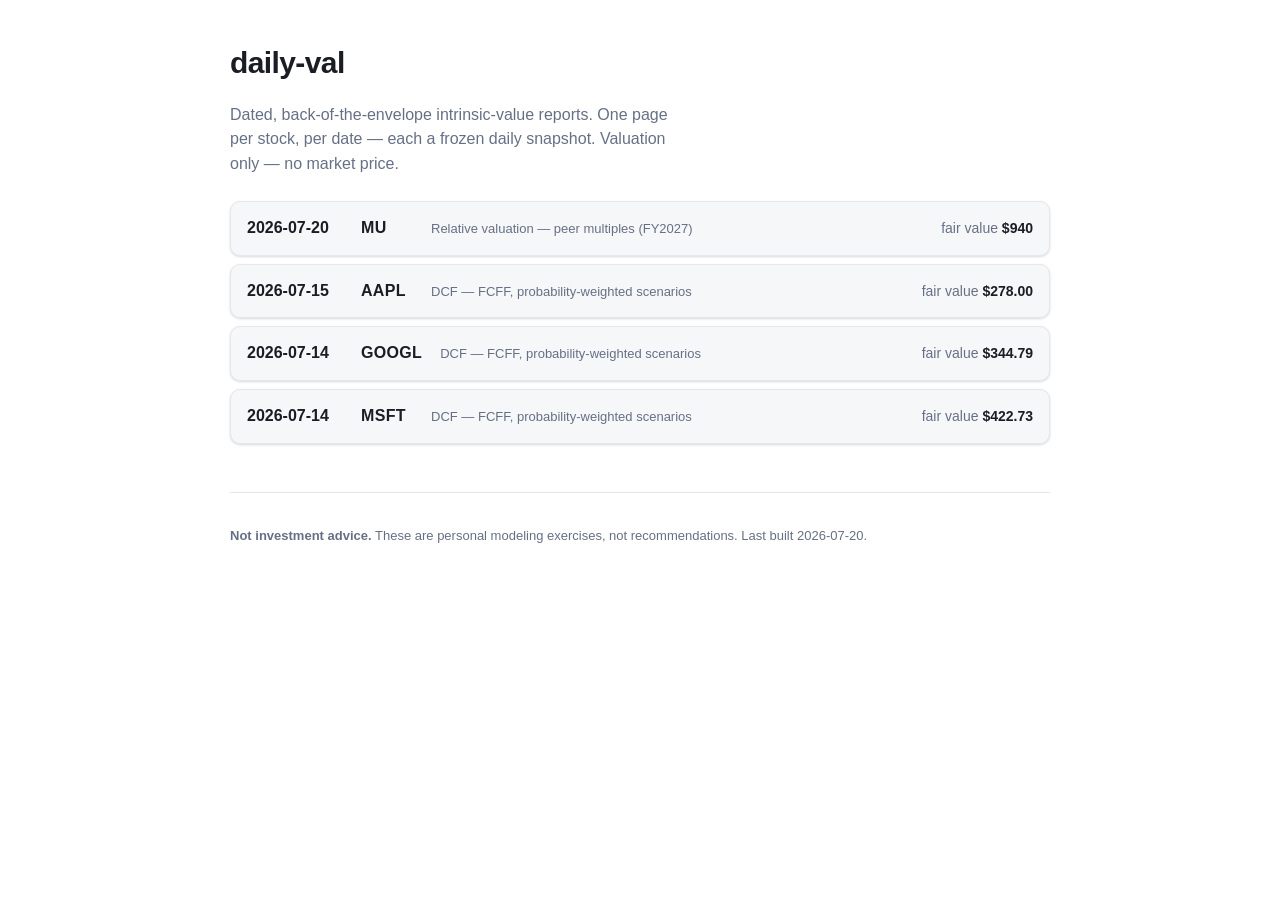
<file: docs/index.html>
<!doctype html>
<html lang="en">
<head>
<meta charset="utf-8">
<meta name="viewport" content="width=device-width, initial-scale=1">
<title>daily-val · valuation reports</title>
<link rel="stylesheet" href="assets/style.css">
</head>
<body>
<main class="wrap">
  <header class="site-head">
    <h1>daily&#8209;val</h1>
    <p class="tagline">Dated, back-of-the-envelope intrinsic-value reports.
    One page per stock, per date — each a frozen daily snapshot. Valuation only —
    no market price.</p>
  </header>

  <div id="dcf-index"></div>
  <noscript><p class="empty">Enable JavaScript to list reports and their
  fair values.</p></noscript>

  <footer class="disclaimer">
    <p><strong>Not investment advice.</strong> These are personal modeling
    exercises, not recommendations. Last built 2026-07-20.</p>
  </footer>
</main>
<script src="assets/comps.js"></script>
<script src="assets/dcf.js"></script>
</body>
</html>
</file>
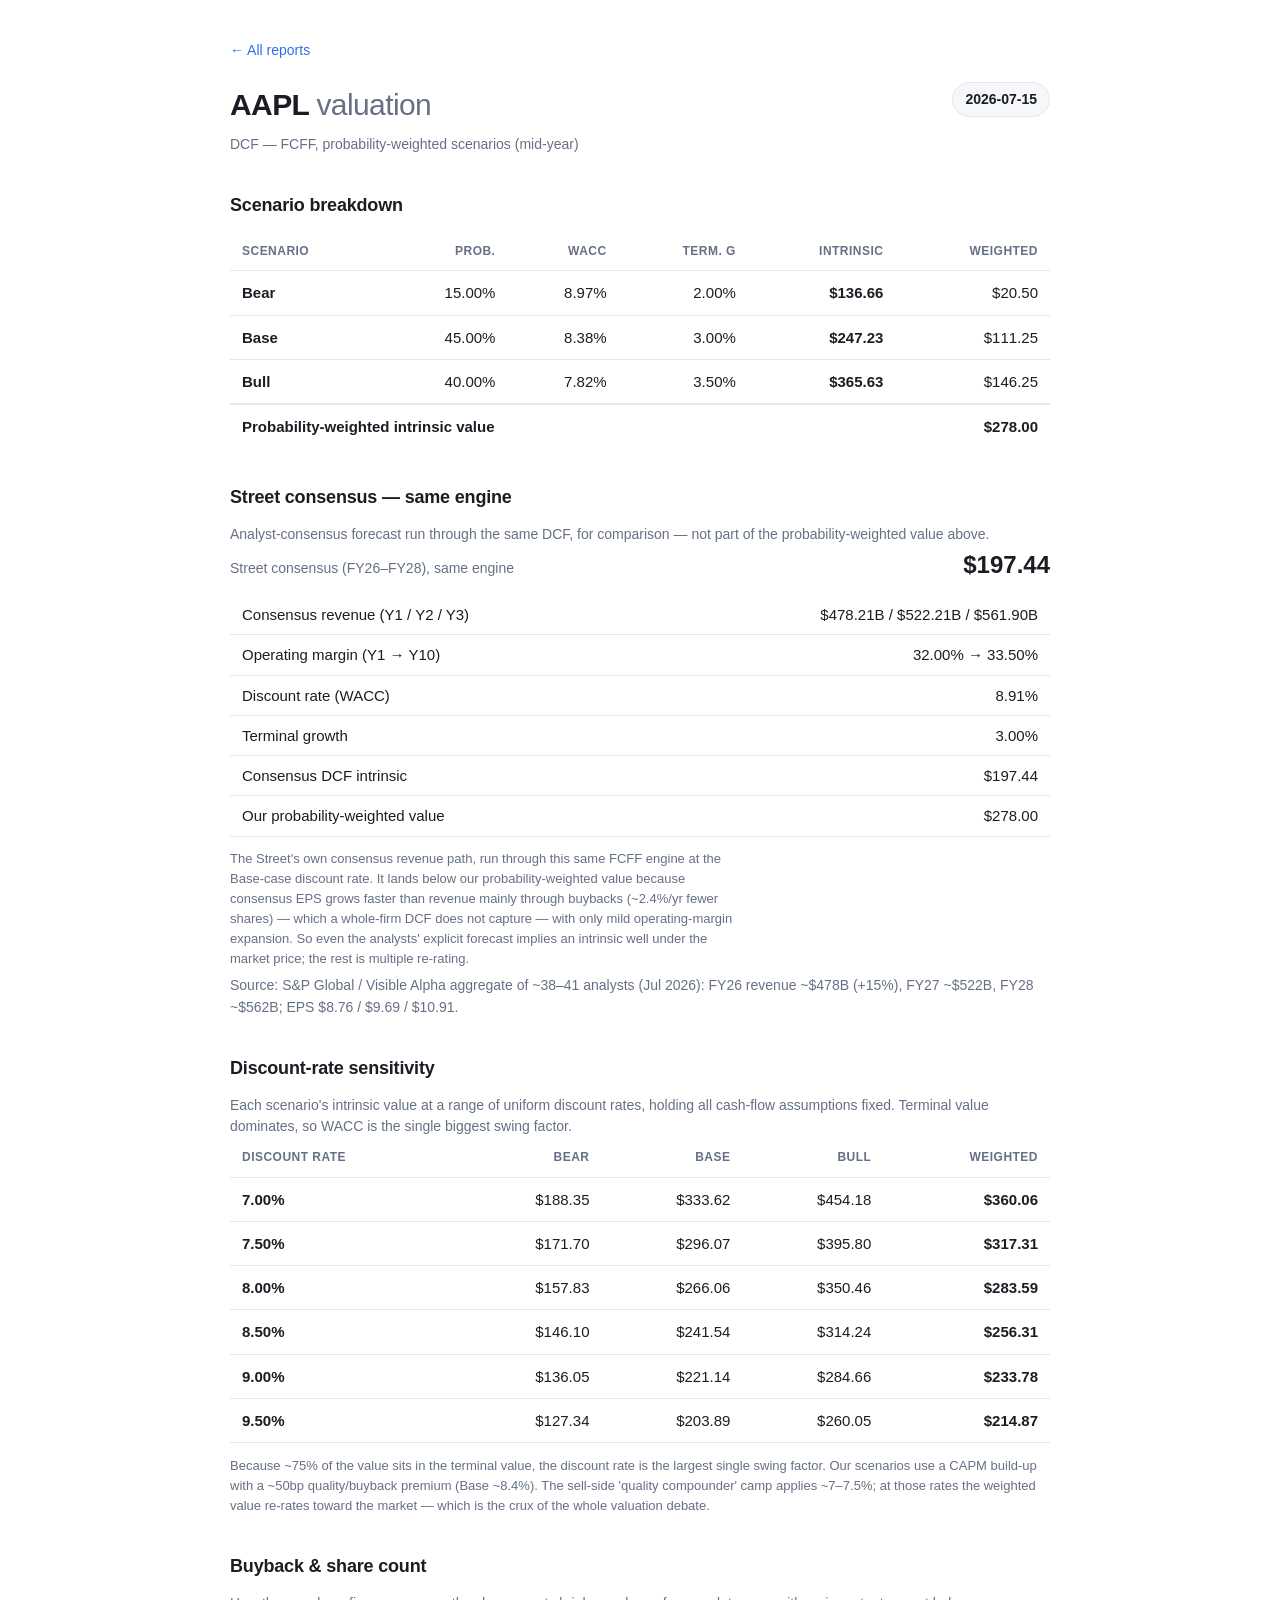
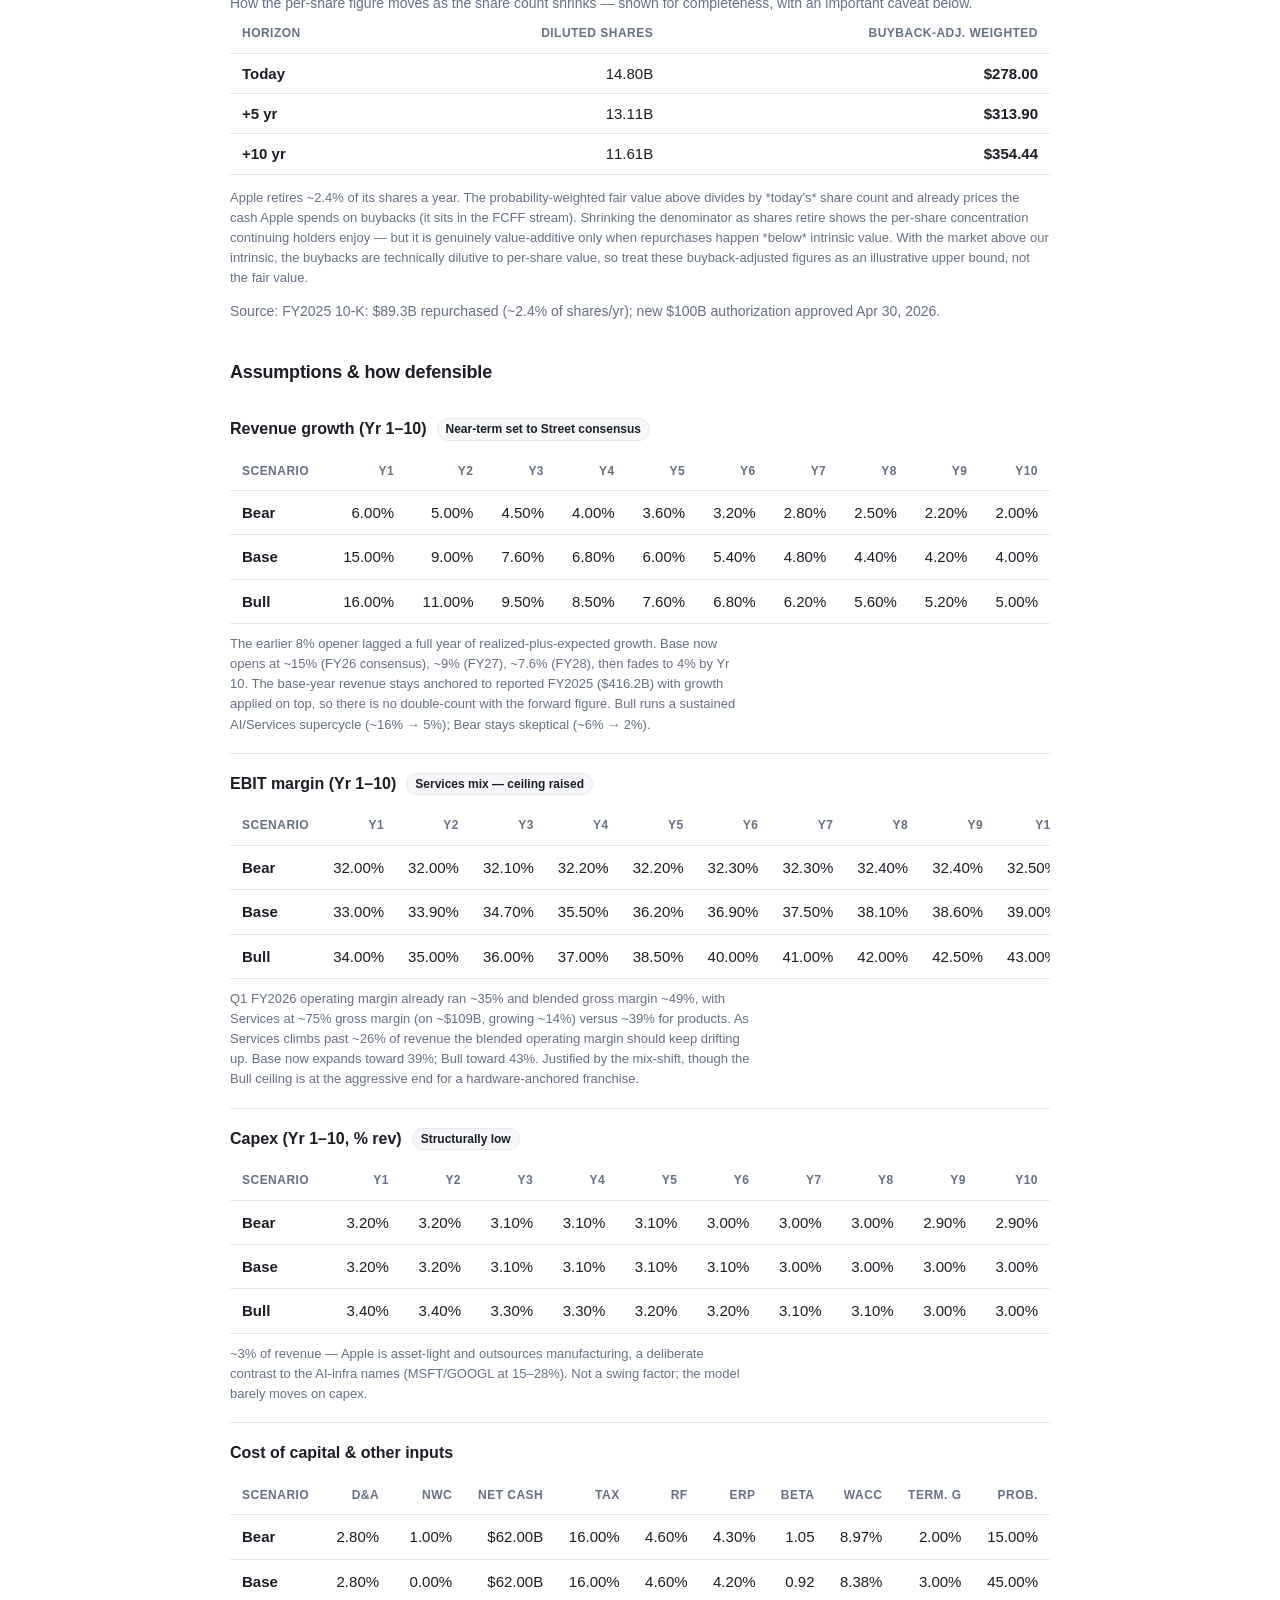
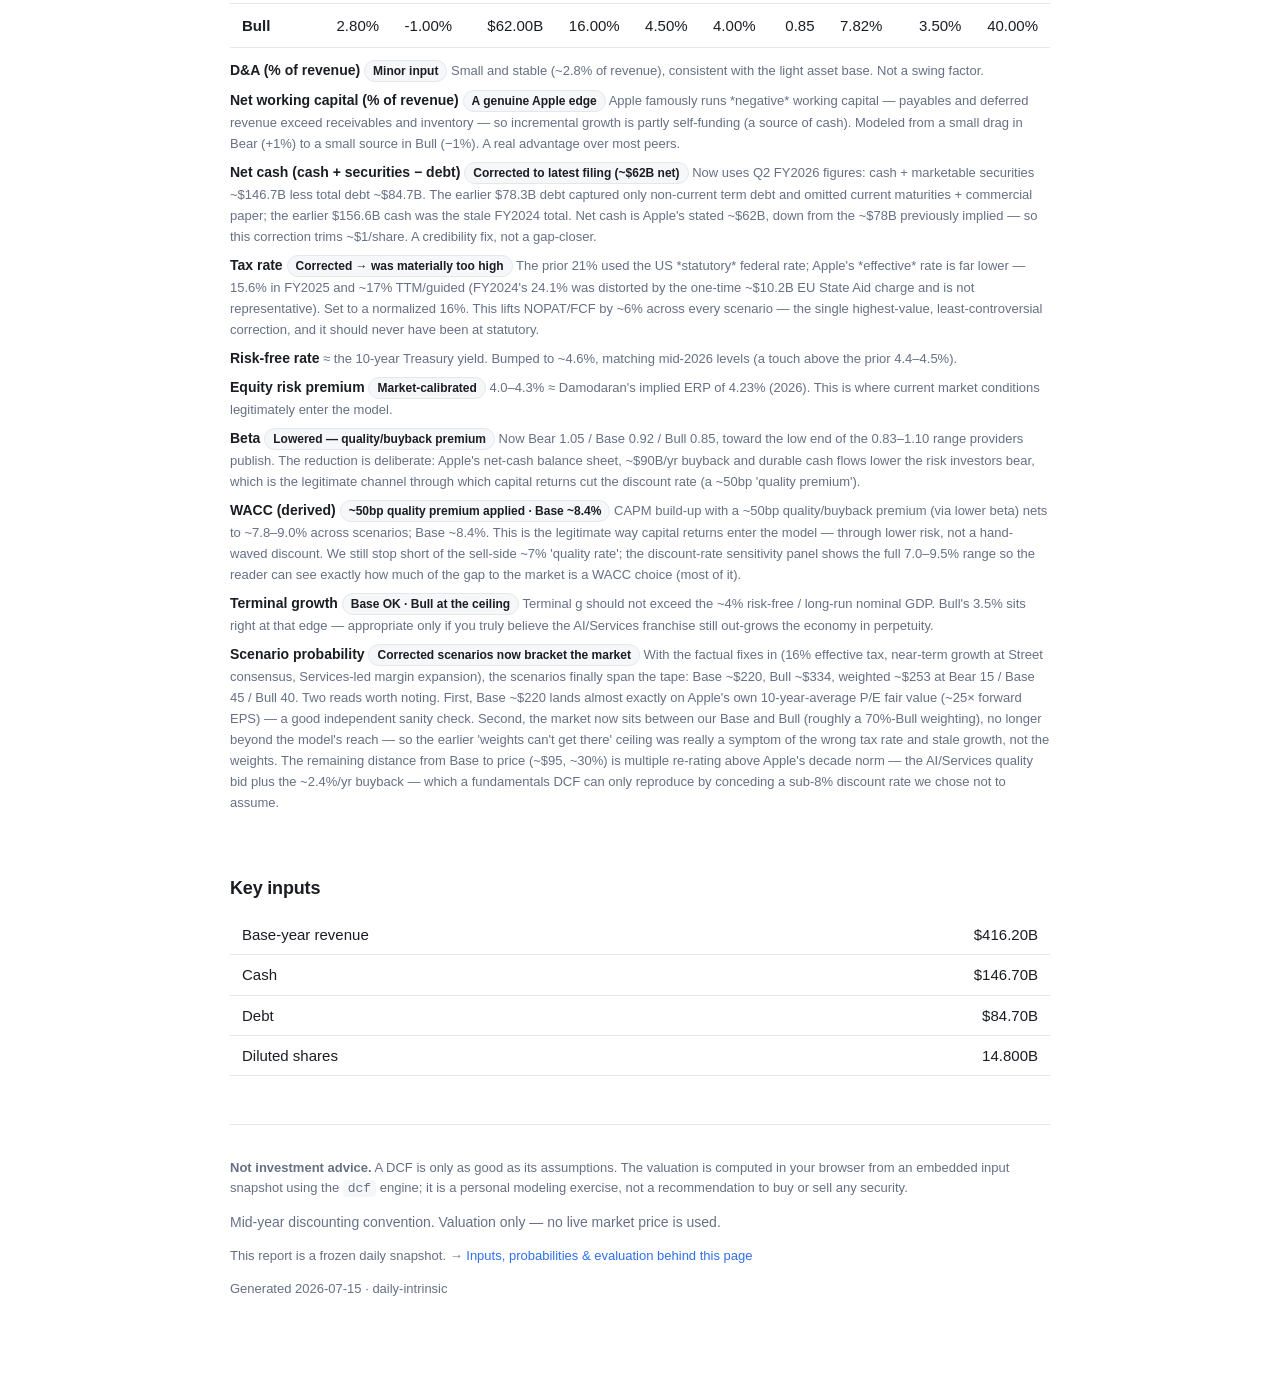
<file: docs/reports/aapl/2026-07-15.html>
<!doctype html>
<html lang="en">
<head>
<meta charset="utf-8">
<meta name="viewport" content="width=device-width, initial-scale=1">
<title>AAPL valuation — 2026-07-15 · daily-intrinsic</title>
<link rel="stylesheet" href="../../assets/style.css">
</head>
<body>
<main class="wrap">
  <p class="crumb"><a href="../../index.html">← All reports</a></p>

  <header class="rpt-head">
    <div>
      <h1>AAPL <span class="sub">valuation</span></h1>
      <p class="meta" id="dcf-method">DCF — FCFF, probability-weighted scenarios</p>
    </div>
    <div class="date-badge">2026-07-15</div>
  </header>

  <section>
    <h2>Scenario breakdown</h2>
    <div class="table-scroll">
      <table>
        <thead>
          <tr><th>Scenario</th><th class="num">Prob.</th><th class="num">WACC</th>
              <th class="num">Term. g</th><th class="num">Intrinsic</th><th class="num">Weighted</th></tr>
        </thead>
        <tbody id="dcf-scenario-rows"></tbody>
        <tfoot>
          <tr><td colspan="4" class="name">Probability-weighted intrinsic value</td>
              <td colspan="2" class="num strong" id="dcf-weighted">…</td></tr>
        </tfoot>
      </table>
    </div>
    <noscript><p class="meta">This report computes its valuation in the browser;
    enable JavaScript to see the numbers.</p></noscript>
  </section>

  <section>
    <h2>Street consensus — same engine</h2>
    <p class="meta">Analyst-consensus forecast run through the same DCF, for comparison — not part of the probability-weighted value above.</p>
    <div id="dcf-consensus"></div>
  </section>

  <section>
    <h2>Discount-rate sensitivity</h2>
    <p class="meta">Each scenario's intrinsic value at a range of uniform discount rates, holding all cash-flow assumptions fixed. Terminal value dominates, so WACC is the single biggest swing factor.</p>
    <div id="dcf-wacc"></div>
  </section>

  <section>
    <h2>Buyback &amp; share count</h2>
    <p class="meta">How the per-share figure moves as the share count shrinks — shown for completeness, with an important caveat below.</p>
    <div id="dcf-buyback"></div>
  </section>

  <section>
    <h2>Assumptions &amp; how defensible</h2>
    <div id="dcf-drivers"></div>
  </section>

  <section>
    <h2>Key inputs</h2>
    <div class="table-scroll">
      <table class="compact">
        <tbody id="dcf-key-inputs"></tbody>
      </table>
    </div>
  </section>

  <footer class="disclaimer">
    <p><strong>Not investment advice.</strong> A DCF is only as good as its
    assumptions. The valuation is computed in your browser from an embedded input
    snapshot using the <code>dcf</code> engine; it is a personal modeling
    exercise, not a recommendation to buy or sell any security.</p>
    <p class="meta">Mid-year discounting convention. Valuation only — no live market price is used.</p>
    <p class="snapshot">This report is a frozen daily snapshot. →
    <a href="2026-07-15.json">Inputs, probabilities &amp; evaluation behind this page</a></p>
    <p class="gen">Generated 2026-07-15 · daily-intrinsic</p>
  </footer>
</main>
<script type="application/json" id="dcf-input">{"symbol": "AAPL", "base_year": {"revenue": "416.2B", "ebit_margin": 0.32, "da_percent": 0.028}, "assumptions": {"tax_rate": 0.16}, "balance_sheet": {"cash": "146.7B", "debt": "84.7B", "diluted_shares": "14.8B"}, "buyback": {"annual_reduction": 0.024, "horizons": [5, 10], "source": "FY2025 10-K: $89.3B repurchased (~2.4% of shares/yr); new $100B authorization approved Apr 30, 2026.", "note": "Apple retires ~2.4% of its shares a year. The probability-weighted fair value above divides by *today's* share count and already prices the cash Apple spends on buybacks (it sits in the FCFF stream). Shrinking the denominator as shares retire shows the per-share concentration continuing holders enjoy \u2014 but it is genuinely value-additive only when repurchases happen *below* intrinsic value. With the market above our intrinsic, the buybacks are technically dilutive to per-share value, so treat these buyback-adjusted figures as an illustrative upper bound, not the fair value."}, "wacc_sensitivity": {"rates": [0.07, 0.075, 0.08, 0.085, 0.09, 0.095], "note": "Because ~75% of the value sits in the terminal value, the discount rate is the largest single swing factor. Our scenarios use a CAPM build-up with a ~50bp quality/buyback premium (Base ~8.4%). The sell-side 'quality compounder' camp applies ~7\u20137.5%; at those rates the weighted value re-rates toward the market \u2014 which is the crux of the whole valuation debate."}, "scenarios": [{"name": "Bear", "probability": 0.15, "base_year": {"nwc_percent": 0.01}, "assumptions": {"growth_rates": [0.06, 0.05, 0.045, 0.04, 0.036, 0.032, 0.028, 0.025, 0.022, 0.02], "ebit_margins": [0.32, 0.32, 0.321, 0.322, 0.322, 0.323, 0.323, 0.324, 0.324, 0.325], "capex_percent": [0.032, 0.032, 0.031, 0.031, 0.031, 0.03, 0.03, 0.03, 0.029, 0.029]}, "wacc_inputs": {"risk_free_rate": 0.046, "equity_risk_premium": 0.043, "beta": 1.05, "cost_of_debt": 0.05, "debt_weight": 0.03, "equity_weight": 0.97}, "terminal": {"growth_rate": 0.02}}, {"name": "Base", "probability": 0.45, "base_year": {"nwc_percent": 0.0}, "assumptions": {"growth_rates": [0.15, 0.09, 0.076, 0.068, 0.06, 0.054, 0.048, 0.044, 0.042, 0.04], "ebit_margins": [0.33, 0.339, 0.347, 0.355, 0.362, 0.369, 0.375, 0.381, 0.386, 0.39], "capex_percent": [0.032, 0.032, 0.031, 0.031, 0.031, 0.031, 0.03, 0.03, 0.03, 0.03]}, "wacc_inputs": {"risk_free_rate": 0.046, "equity_risk_premium": 0.042, "beta": 0.92, "cost_of_debt": 0.048, "debt_weight": 0.02, "equity_weight": 0.98}, "terminal": {"growth_rate": 0.03}}, {"name": "Bull", "probability": 0.4, "base_year": {"nwc_percent": -0.01}, "assumptions": {"growth_rates": [0.16, 0.11, 0.095, 0.085, 0.076, 0.068, 0.062, 0.056, 0.052, 0.05], "ebit_margins": [0.34, 0.35, 0.36, 0.37, 0.385, 0.4, 0.41, 0.42, 0.425, 0.43], "capex_percent": [0.034, 0.034, 0.033, 0.033, 0.032, 0.032, 0.031, 0.031, 0.03, 0.03]}, "wacc_inputs": {"risk_free_rate": 0.045, "equity_risk_premium": 0.04, "beta": 0.85, "cost_of_debt": 0.046, "debt_weight": 0.02, "equity_weight": 0.98}, "terminal": {"growth_rate": 0.035}}], "consensus": {"label": "Street consensus (FY26\u2013FY28), same engine", "source": "S&P Global / Visible Alpha aggregate of ~38\u201341 analysts (Jul 2026): FY26 revenue ~$478B (+15%), FY27 ~$522B, FY28 ~$562B; EPS $8.76 / $9.69 / $10.91.", "note": "The Street's own consensus revenue path, run through this same FCFF engine at the Base-case discount rate. It lands below our probability-weighted value because consensus EPS grows faster than revenue mainly through buybacks (~2.4%/yr fewer shares) \u2014 which a whole-firm DCF does not capture \u2014 with only mild operating-margin expansion. So even the analysts' explicit forecast implies an intrinsic well under the market price; the rest is multiple re-rating.", "base_year": {"nwc_percent": 0.0}, "assumptions": {"growth_rates": [0.149, 0.092, 0.076, 0.068, 0.06, 0.054, 0.048, 0.044, 0.042, 0.04], "ebit_margins": [0.32, 0.322, 0.324, 0.326, 0.328, 0.33, 0.331, 0.332, 0.334, 0.335], "capex_percent": [0.032, 0.032, 0.031, 0.031, 0.031, 0.031, 0.03, 0.03, 0.03, 0.03]}, "wacc_inputs": {"risk_free_rate": 0.046, "equity_risk_premium": 0.042, "beta": 1.05, "cost_of_debt": 0.048, "debt_weight": 0.02, "equity_weight": 0.98}, "terminal": {"growth_rate": 0.03}}}</script>
<script type="application/json" id="dcf-notes">{"symbol": "AAPL", "drivers": [{"key": "growth", "label": "Revenue growth (Yr 1\u201310)", "verdict": "Near-term set to Street consensus", "comment": "The earlier 8% opener lagged a full year of realized-plus-expected growth. Base now opens at ~15% (FY26 consensus), ~9% (FY27), ~7.6% (FY28), then fades to 4% by Yr 10. The base-year revenue stays anchored to reported FY2025 ($416.2B) with growth applied on top, so there is no double-count with the forward figure. Bull runs a sustained AI/Services supercycle (~16% \u2192 5%); Bear stays skeptical (~6% \u2192 2%)."}, {"key": "margin", "label": "EBIT margin (Yr 1\u201310)", "verdict": "Services mix \u2014 ceiling raised", "comment": "Q1 FY2026 operating margin already ran ~35% and blended gross margin ~49%, with Services at ~75% gross margin (on ~$109B, growing ~14%) versus ~39% for products. As Services climbs past ~26% of revenue the blended operating margin should keep drifting up. Base now expands toward 39%; Bull toward 43%. Justified by the mix-shift, though the Bull ceiling is at the aggressive end for a hardware-anchored franchise."}, {"key": "capex", "label": "Capex (Yr 1\u201310, % rev)", "verdict": "Structurally low", "comment": "~3% of revenue \u2014 Apple is asset-light and outsources manufacturing, a deliberate contrast to the AI-infra names (MSFT/GOOGL at 15\u201328%). Not a swing factor; the model barely moves on capex."}, {"key": "da", "label": "D&A (% of revenue)", "verdict": "Minor input", "comment": "Small and stable (~2.8% of revenue), consistent with the light asset base. Not a swing factor."}, {"key": "nwc", "label": "Net working capital (% of revenue)", "verdict": "A genuine Apple edge", "comment": "Apple famously runs *negative* working capital \u2014 payables and deferred revenue exceed receivables and inventory \u2014 so incremental growth is partly self-funding (a source of cash). Modeled from a small drag in Bear (+1%) to a small source in Bull (\u22121%). A real advantage over most peers."}, {"key": "netcash", "label": "Net cash (cash + securities \u2212 debt)", "verdict": "Corrected to latest filing (~$62B net)", "comment": "Now uses Q2 FY2026 figures: cash + marketable securities ~$146.7B less total debt ~$84.7B. The earlier $78.3B debt captured only non-current term debt and omitted current maturities + commercial paper; the earlier $156.6B cash was the stale FY2024 total. Net cash is Apple's stated ~$62B, down from the ~$78B previously implied \u2014 so this correction trims ~$1/share. A credibility fix, not a gap-closer."}, {"key": "tax", "label": "Tax rate", "verdict": "Corrected \u2192 was materially too high", "comment": "The prior 21% used the US *statutory* federal rate; Apple's *effective* rate is far lower \u2014 15.6% in FY2025 and ~17% TTM/guided (FY2024's 24.1% was distorted by the one-time ~$10.2B EU State Aid charge and is not representative). Set to a normalized 16%. This lifts NOPAT/FCF by ~6% across every scenario \u2014 the single highest-value, least-controversial correction, and it should never have been at statutory."}, {"key": "rf", "label": "Risk-free rate", "comment": "\u2248 the 10-year Treasury yield. Bumped to ~4.6%, matching mid-2026 levels (a touch above the prior 4.4\u20134.5%)."}, {"key": "erp", "label": "Equity risk premium", "verdict": "Market-calibrated", "comment": "4.0\u20134.3% \u2248 Damodaran's implied ERP of 4.23% (2026). This is where current market conditions legitimately enter the model."}, {"key": "beta", "label": "Beta", "verdict": "Lowered \u2014 quality/buyback premium", "comment": "Now Bear 1.05 / Base 0.92 / Bull 0.85, toward the low end of the 0.83\u20131.10 range providers publish. The reduction is deliberate: Apple's net-cash balance sheet, ~$90B/yr buyback and durable cash flows lower the risk investors bear, which is the legitimate channel through which capital returns cut the discount rate (a ~50bp 'quality premium')."}, {"key": "wacc", "label": "WACC (derived)", "verdict": "~50bp quality premium applied \u00b7 Base ~8.4%", "comment": "CAPM build-up with a ~50bp quality/buyback premium (via lower beta) nets to ~7.8\u20139.0% across scenarios; Base ~8.4%. This is the legitimate way capital returns enter the model \u2014 through lower risk, not a hand-waved discount. We still stop short of the sell-side ~7% 'quality rate'; the discount-rate sensitivity panel shows the full 7.0\u20139.5% range so the reader can see exactly how much of the gap to the market is a WACC choice (most of it)."}, {"key": "terminal_g", "label": "Terminal growth", "verdict": "Base OK \u00b7 Bull at the ceiling", "comment": "Terminal g should not exceed the ~4% risk-free / long-run nominal GDP. Bull's 3.5% sits right at that edge \u2014 appropriate only if you truly believe the AI/Services franchise still out-grows the economy in perpetuity."}, {"key": "probability", "label": "Scenario probability", "verdict": "Corrected scenarios now bracket the market", "comment": "With the factual fixes in (16% effective tax, near-term growth at Street consensus, Services-led margin expansion), the scenarios finally span the tape: Base ~$220, Bull ~$334, weighted ~$253 at Bear 15 / Base 45 / Bull 40. Two reads worth noting. First, Base ~$220 lands almost exactly on Apple's own 10-year-average P/E fair value (~25\u00d7 forward EPS) \u2014 a good independent sanity check. Second, the market now sits between our Base and Bull (roughly a 70%-Bull weighting), no longer beyond the model's reach \u2014 so the earlier 'weights can't get there' ceiling was really a symptom of the wrong tax rate and stale growth, not the weights. The remaining distance from Base to price (~$95, ~30%) is multiple re-rating above Apple's decade norm \u2014 the AI/Services quality bid plus the ~2.4%/yr buyback \u2014 which a fundamentals DCF can only reproduce by conceding a sub-8% discount rate we chose not to assume."}]}</script>
<script src="../../assets/dcf.js"></script>
</body>
</html>
</file>
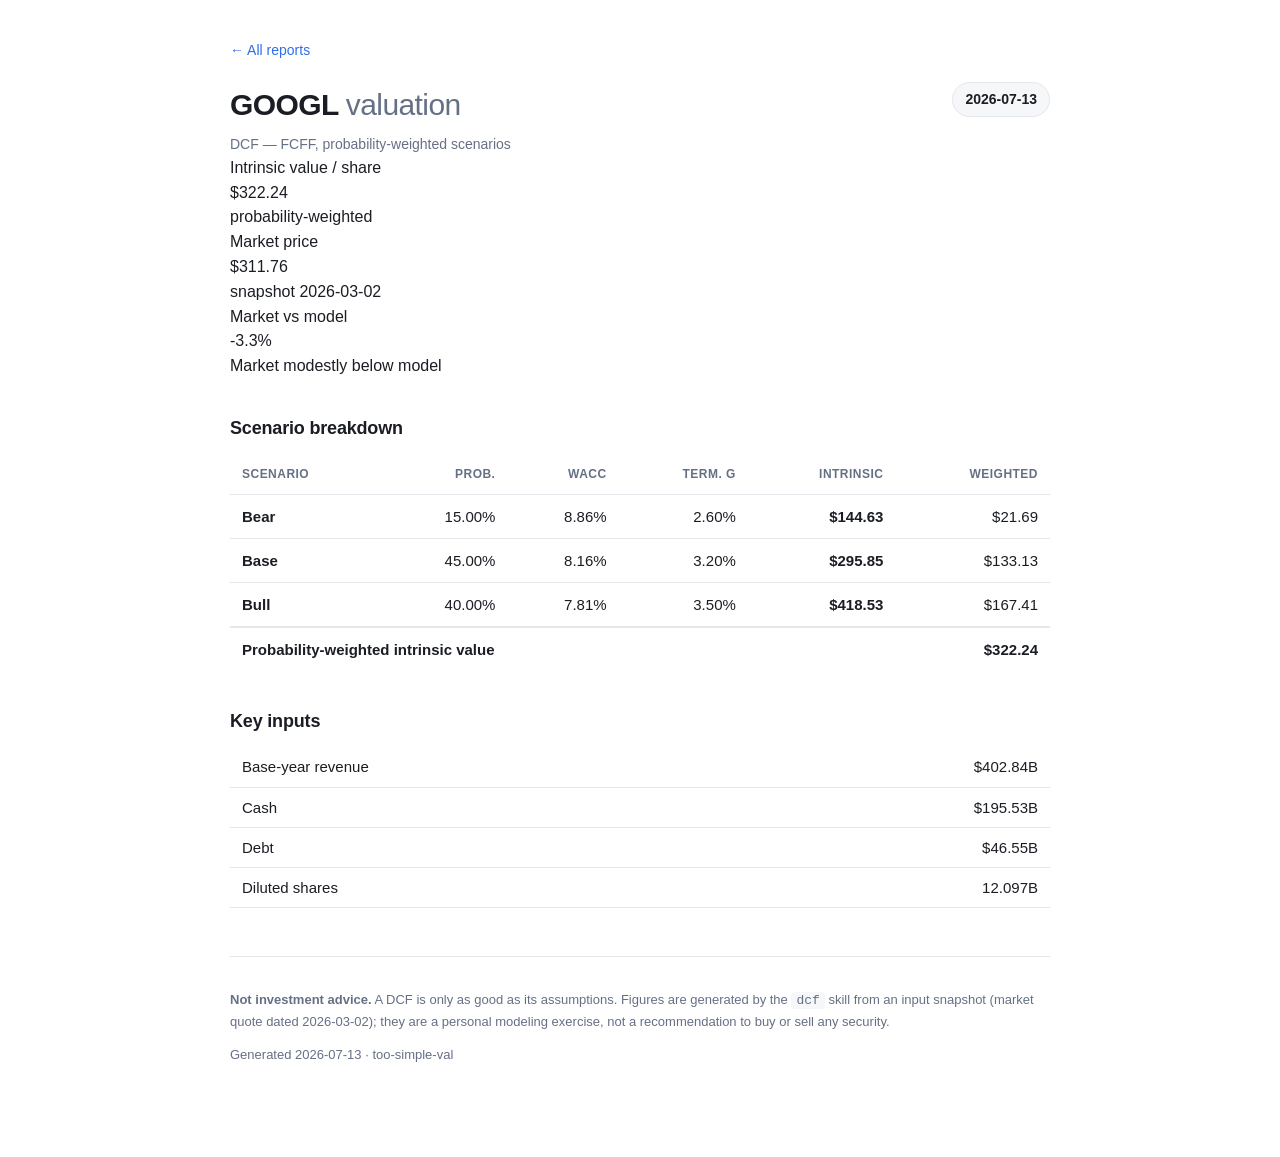
<file: docs/reports/googl/2026-07-13.html>
<!doctype html>
<html lang="en">
<head>
<meta charset="utf-8">
<meta name="viewport" content="width=device-width, initial-scale=1">
<title>GOOGL DCF — 2026-07-13 · too-simple-val</title>
<link rel="stylesheet" href="../../assets/style.css">
</head>
<body>
<main class="wrap">
  <p class="crumb"><a href="../../index.html">← All reports</a></p>

  <header class="rpt-head">
    <div>
      <h1>GOOGL <span class="sub">valuation</span></h1>
      <p class="meta">DCF — FCFF, probability-weighted scenarios</p>
    </div>
    <div class="date-badge">2026-07-13</div>
  </header>

  <section class="cards">
    <div class="card">
      <div class="card-label">Intrinsic value / share</div>
      <div class="card-value">$322.24</div>
      <div class="card-foot">probability-weighted</div>
    </div>
    <div class="card">
      <div class="card-label">Market price</div>
      <div class="card-value">$311.76</div>
      <div class="card-foot">snapshot 2026-03-02</div>
    </div>
    <div class="card good">
      <div class="card-label">Market vs model</div>
      <div class="card-value">-3.3%</div>
      <div class="card-foot">Market modestly below model</div>
    </div>
  </section>

  <section>
    <h2>Scenario breakdown</h2>
    <div class="table-scroll">
      <table>
        <thead>
          <tr><th>Scenario</th><th class="num">Prob.</th><th class="num">WACC</th>
              <th class="num">Term. g</th><th class="num">Intrinsic</th><th class="num">Weighted</th></tr>
        </thead>
        <tbody>
        <tr>
          <td class="name">Bear</td>
          <td class="num">15.00%</td>
          <td class="num">8.86%</td>
          <td class="num">2.60%</td>
          <td class="num strong">$144.63</td>
          <td class="num">$21.69</td>
        </tr>
        <tr>
          <td class="name">Base</td>
          <td class="num">45.00%</td>
          <td class="num">8.16%</td>
          <td class="num">3.20%</td>
          <td class="num strong">$295.85</td>
          <td class="num">$133.13</td>
        </tr>
        <tr>
          <td class="name">Bull</td>
          <td class="num">40.00%</td>
          <td class="num">7.81%</td>
          <td class="num">3.50%</td>
          <td class="num strong">$418.53</td>
          <td class="num">$167.41</td>
        </tr>
        </tbody>
        <tfoot>
          <tr><td colspan="4" class="name">Probability-weighted intrinsic value</td>
              <td colspan="2" class="num strong">$322.24</td></tr>
        </tfoot>
      </table>
    </div>
  </section>

  <section>
    <h2>Key inputs</h2>
    <div class="table-scroll">
      <table class="compact">
        <tbody>
        <tr><td>Base-year revenue</td><td class='num'>$402.84B</td></tr>
        <tr><td>Cash</td><td class='num'>$195.53B</td></tr>
        <tr><td>Debt</td><td class='num'>$46.55B</td></tr>
        <tr><td>Diluted shares</td><td class='num'>12.097B</td></tr>
        </tbody>
      </table>
    </div>
  </section>

  <footer class="disclaimer">
    <p><strong>Not investment advice.</strong> A DCF is only as good as its
    assumptions. Figures are generated by the <code>dcf</code> skill from an input
    snapshot (market quote dated 2026-03-02); they are a personal modeling
    exercise, not a recommendation to buy or sell any security.</p>
    <p class="gen">Generated 2026-07-13 · too-simple-val</p>
  </footer>
</main>
</body>
</html>
</file>
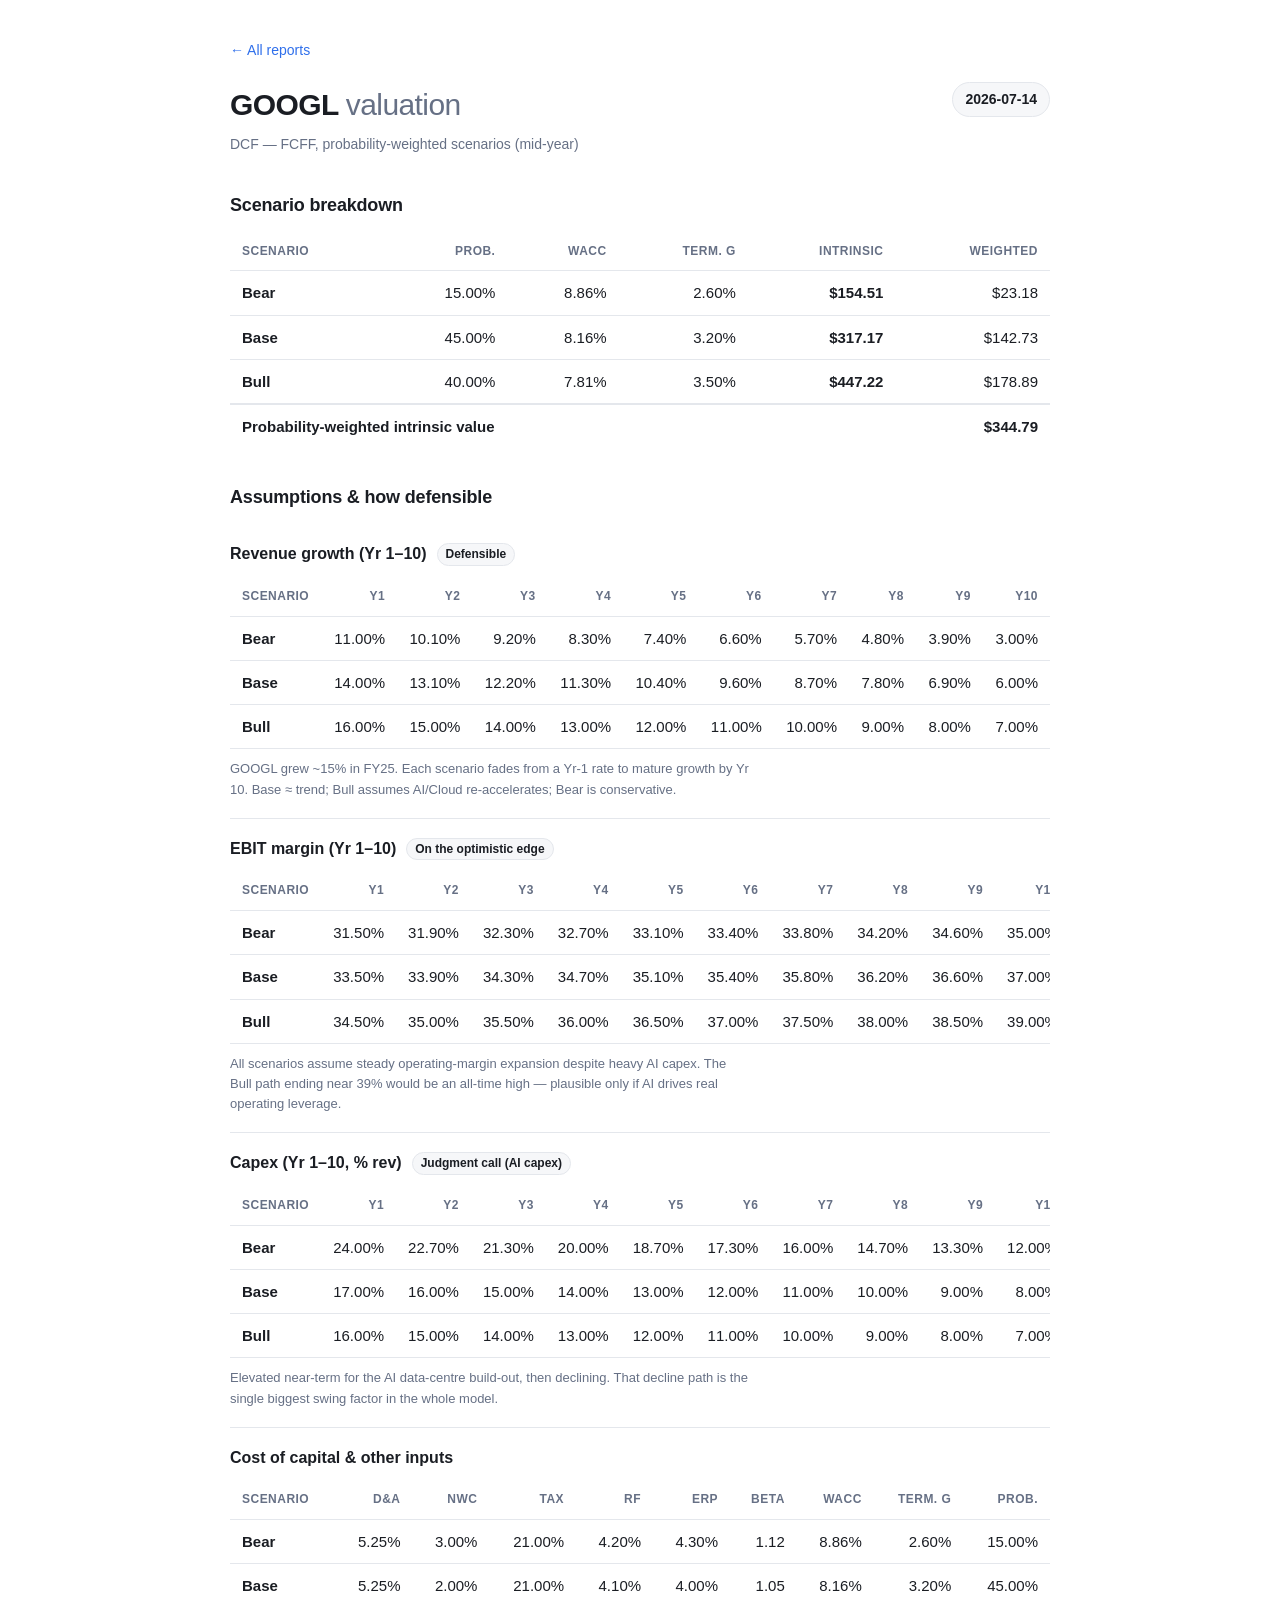
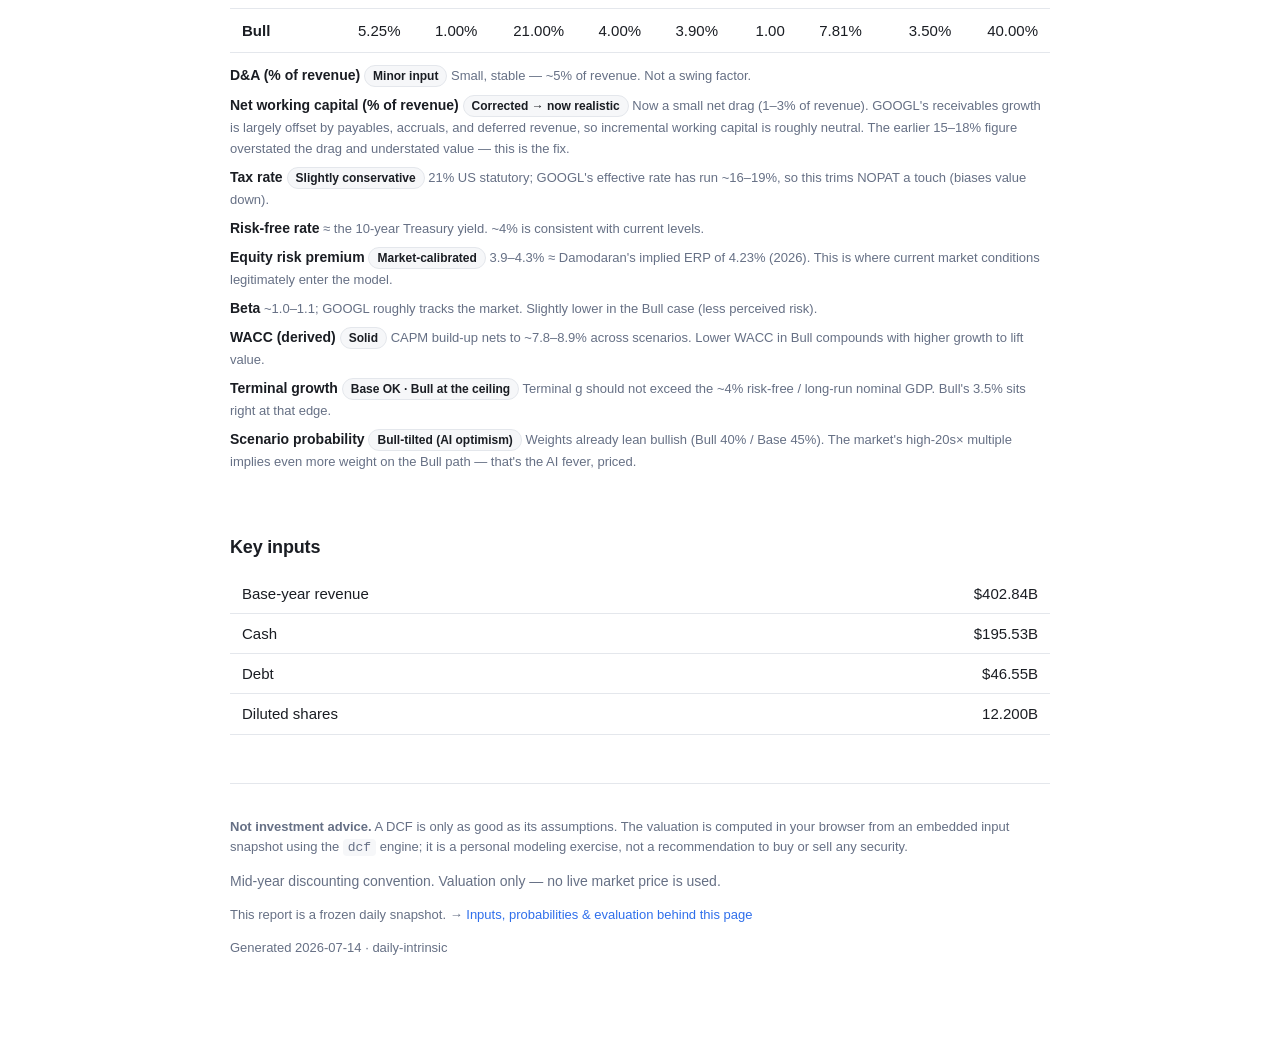
<file: docs/reports/googl/2026-07-14.html>
<!doctype html>
<html lang="en">
<head>
<meta charset="utf-8">
<meta name="viewport" content="width=device-width, initial-scale=1">
<title>GOOGL valuation — 2026-07-14 · daily-intrinsic</title>
<link rel="stylesheet" href="../../assets/style.css">
</head>
<body>
<main class="wrap">
  <p class="crumb"><a href="../../index.html">← All reports</a></p>

  <header class="rpt-head">
    <div>
      <h1>GOOGL <span class="sub">valuation</span></h1>
      <p class="meta" id="dcf-method">DCF — FCFF, probability-weighted scenarios</p>
    </div>
    <div class="date-badge">2026-07-14</div>
  </header>

  <section>
    <h2>Scenario breakdown</h2>
    <div class="table-scroll">
      <table>
        <thead>
          <tr><th>Scenario</th><th class="num">Prob.</th><th class="num">WACC</th>
              <th class="num">Term. g</th><th class="num">Intrinsic</th><th class="num">Weighted</th></tr>
        </thead>
        <tbody id="dcf-scenario-rows"></tbody>
        <tfoot>
          <tr><td colspan="4" class="name">Probability-weighted intrinsic value</td>
              <td colspan="2" class="num strong" id="dcf-weighted">…</td></tr>
        </tfoot>
      </table>
    </div>
    <noscript><p class="meta">This report computes its valuation in the browser;
    enable JavaScript to see the numbers.</p></noscript>
  </section>

  <section>
    <h2>Assumptions &amp; how defensible</h2>
    <div id="dcf-drivers"></div>
  </section>

  <section>
    <h2>Key inputs</h2>
    <div class="table-scroll">
      <table class="compact">
        <tbody id="dcf-key-inputs"></tbody>
      </table>
    </div>
  </section>

  <footer class="disclaimer">
    <p><strong>Not investment advice.</strong> A DCF is only as good as its
    assumptions. The valuation is computed in your browser from an embedded input
    snapshot using the <code>dcf</code> engine; it is a personal modeling
    exercise, not a recommendation to buy or sell any security.</p>
    <p class="meta">Mid-year discounting convention. Valuation only — no live market price is used.</p>
    <p class="snapshot">This report is a frozen daily snapshot. →
    <a href="2026-07-14.json">Inputs, probabilities &amp; evaluation behind this page</a></p>
    <p class="gen">Generated 2026-07-14 · daily-intrinsic</p>
  </footer>
</main>
<script type="application/json" id="dcf-input">{"symbol": "GOOGL", "base_year": {"revenue": "402.836B", "ebit_margin": 0.3203, "da_percent": 0.0525}, "assumptions": {"tax_rate": 0.21}, "balance_sheet": {"cash": "195.53B", "debt": "46.547B", "diluted_shares": "12.2B"}, "scenarios": [{"name": "Bear", "probability": 0.15, "base_year": {"nwc_percent": 0.03}, "assumptions": {"growth_rates": [0.11, 0.101, 0.092, 0.083, 0.074, 0.066, 0.057, 0.048, 0.039, 0.03], "ebit_margins": [0.315, 0.319, 0.323, 0.327, 0.331, 0.334, 0.338, 0.342, 0.346, 0.35], "capex_percent": [0.24, 0.227, 0.213, 0.2, 0.187, 0.173, 0.16, 0.147, 0.133, 0.12]}, "wacc_inputs": {"risk_free_rate": 0.042, "equity_risk_premium": 0.043, "beta": 1.12, "cost_of_debt": 0.05, "debt_weight": 0.03, "equity_weight": 0.97}, "terminal": {"growth_rate": 0.026}}, {"name": "Base", "probability": 0.45, "base_year": {"nwc_percent": 0.02}, "assumptions": {"growth_rates": [0.14, 0.131, 0.122, 0.113, 0.104, 0.096, 0.087, 0.078, 0.069, 0.06], "ebit_margins": [0.335, 0.339, 0.343, 0.347, 0.351, 0.354, 0.358, 0.362, 0.366, 0.37], "capex_percent": [0.17, 0.16, 0.15, 0.14, 0.13, 0.12, 0.11, 0.1, 0.09, 0.08]}, "wacc_inputs": {"risk_free_rate": 0.041, "equity_risk_premium": 0.04, "beta": 1.05, "cost_of_debt": 0.047, "debt_weight": 0.03, "equity_weight": 0.97}, "terminal": {"growth_rate": 0.032}}, {"name": "Bull", "probability": 0.4, "base_year": {"nwc_percent": 0.01}, "assumptions": {"growth_rates": [0.16, 0.15, 0.14, 0.13, 0.12, 0.11, 0.1, 0.09, 0.08, 0.07], "ebit_margins": [0.345, 0.35, 0.355, 0.36, 0.365, 0.37, 0.375, 0.38, 0.385, 0.39], "capex_percent": [0.16, 0.15, 0.14, 0.13, 0.12, 0.11, 0.1, 0.09, 0.08, 0.07]}, "wacc_inputs": {"risk_free_rate": 0.04, "equity_risk_premium": 0.039, "beta": 1.0, "cost_of_debt": 0.046, "debt_weight": 0.02, "equity_weight": 0.98}, "terminal": {"growth_rate": 0.035}}]}</script>
<script type="application/json" id="dcf-notes">{"symbol": "GOOGL", "drivers": [{"key": "growth", "label": "Revenue growth (Yr 1\u201310)", "verdict": "Defensible", "comment": "GOOGL grew ~15% in FY25. Each scenario fades from a Yr-1 rate to mature growth by Yr 10. Base \u2248 trend; Bull assumes AI/Cloud re-accelerates; Bear is conservative."}, {"key": "margin", "label": "EBIT margin (Yr 1\u201310)", "verdict": "On the optimistic edge", "comment": "All scenarios assume steady operating-margin expansion despite heavy AI capex. The Bull path ending near 39% would be an all-time high \u2014 plausible only if AI drives real operating leverage."}, {"key": "capex", "label": "Capex (Yr 1\u201310, % rev)", "verdict": "Judgment call (AI capex)", "comment": "Elevated near-term for the AI data-centre build-out, then declining. That decline path is the single biggest swing factor in the whole model."}, {"key": "da", "label": "D&A (% of revenue)", "verdict": "Minor input", "comment": "Small, stable \u2014 ~5% of revenue. Not a swing factor."}, {"key": "nwc", "label": "Net working capital (% of revenue)", "verdict": "Corrected \u2192 now realistic", "comment": "Now a small net drag (1\u20133% of revenue). GOOGL's receivables growth is largely offset by payables, accruals, and deferred revenue, so incremental working capital is roughly neutral. The earlier 15\u201318% figure overstated the drag and understated value \u2014 this is the fix."}, {"key": "tax", "label": "Tax rate", "verdict": "Slightly conservative", "comment": "21% US statutory; GOOGL's effective rate has run ~16\u201319%, so this trims NOPAT a touch (biases value down)."}, {"key": "rf", "label": "Risk-free rate", "comment": "\u2248 the 10-year Treasury yield. ~4% is consistent with current levels."}, {"key": "erp", "label": "Equity risk premium", "verdict": "Market-calibrated", "comment": "3.9\u20134.3% \u2248 Damodaran's implied ERP of 4.23% (2026). This is where current market conditions legitimately enter the model."}, {"key": "beta", "label": "Beta", "comment": "~1.0\u20131.1; GOOGL roughly tracks the market. Slightly lower in the Bull case (less perceived risk)."}, {"key": "wacc", "label": "WACC (derived)", "verdict": "Solid", "comment": "CAPM build-up nets to ~7.8\u20138.9% across scenarios. Lower WACC in Bull compounds with higher growth to lift value."}, {"key": "terminal_g", "label": "Terminal growth", "verdict": "Base OK \u00b7 Bull at the ceiling", "comment": "Terminal g should not exceed the ~4% risk-free / long-run nominal GDP. Bull's 3.5% sits right at that edge."}, {"key": "probability", "label": "Scenario probability", "verdict": "Bull-tilted (AI optimism)", "comment": "Weights already lean bullish (Bull 40% / Base 45%). The market's high-20s\u00d7 multiple implies even more weight on the Bull path \u2014 that's the AI fever, priced."}]}</script>
<script src="../../assets/dcf.js"></script>
</body>
</html>
</file>
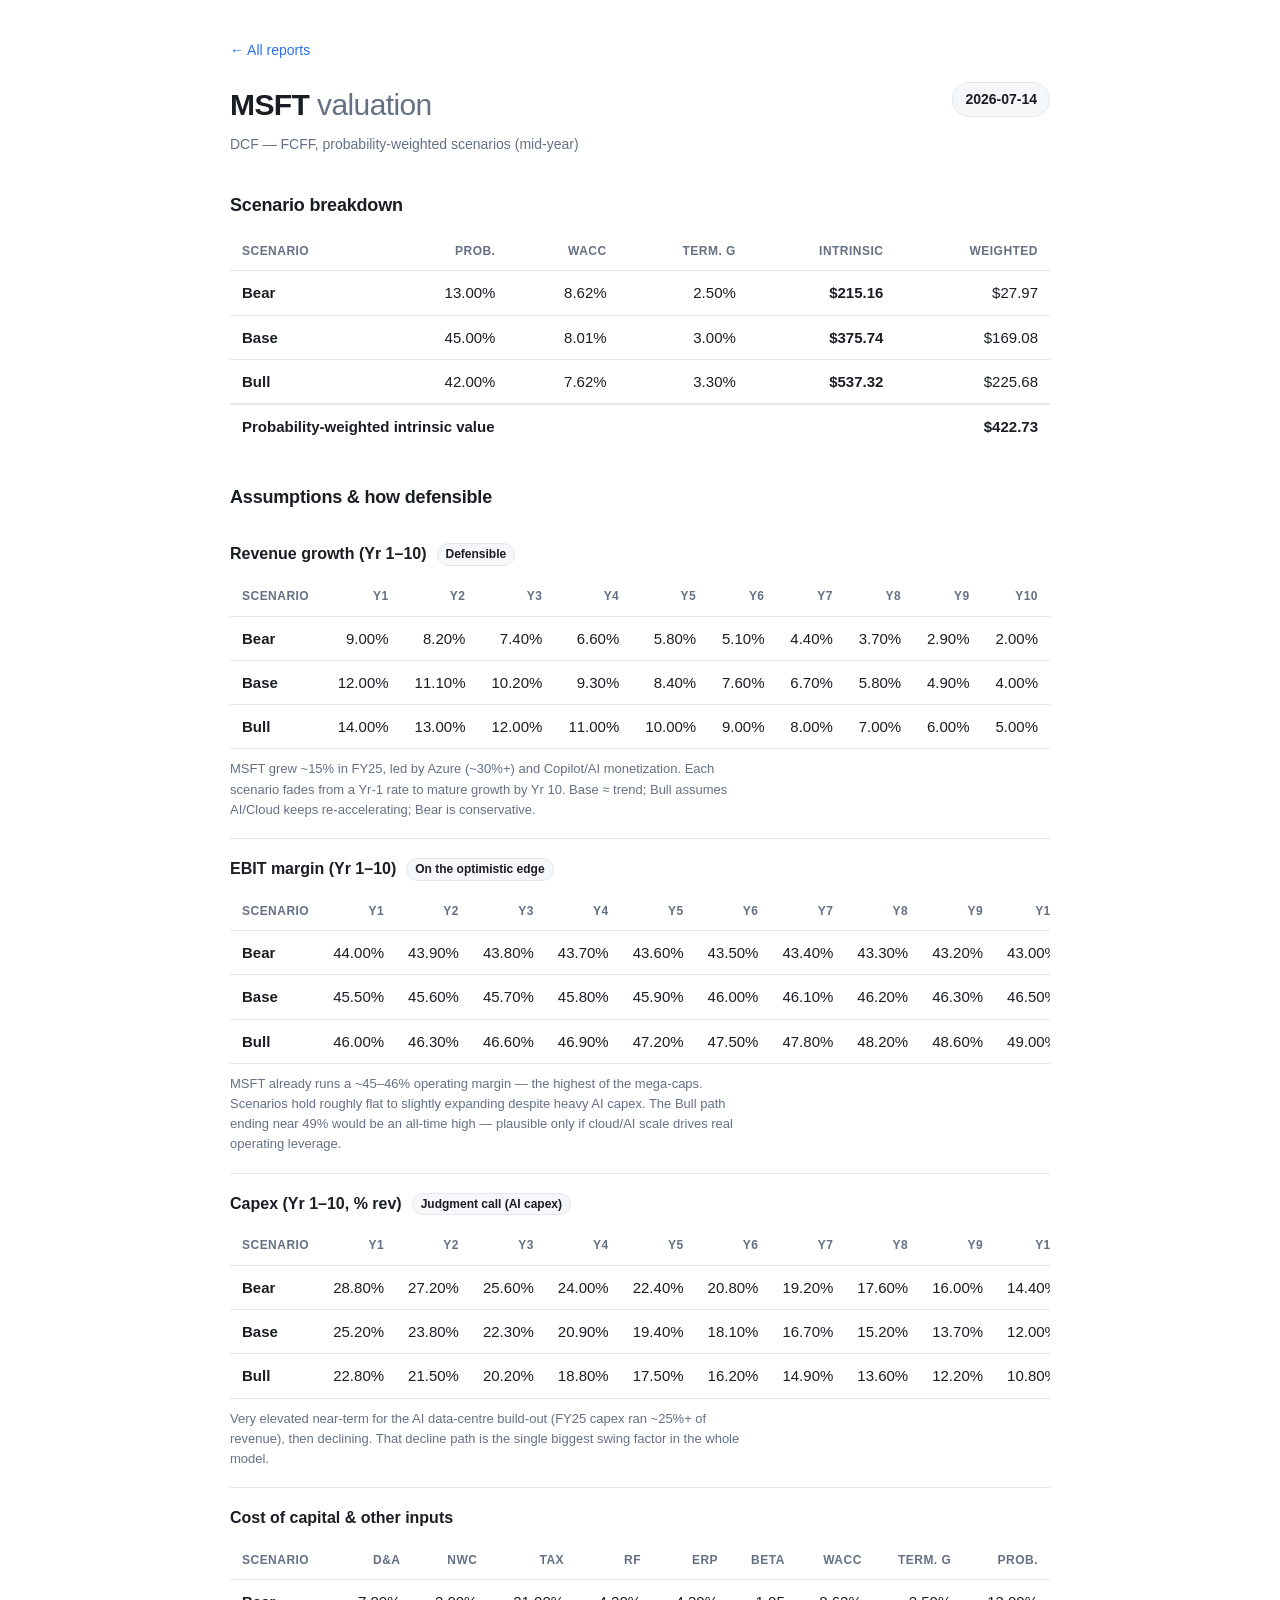
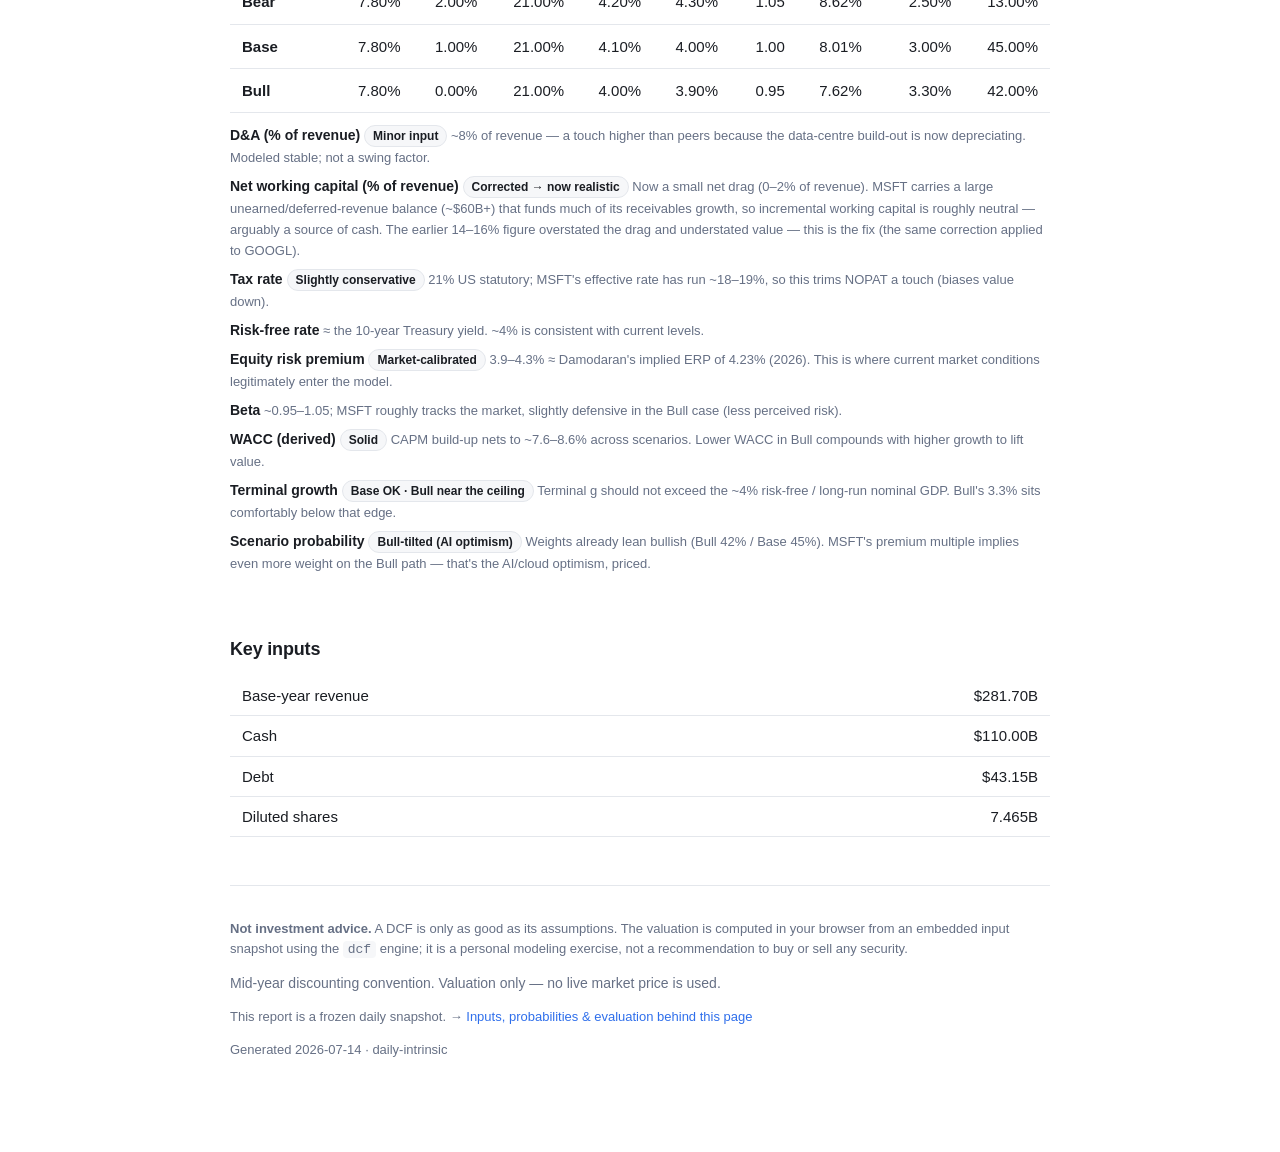
<file: docs/reports/msft/2026-07-14.html>
<!doctype html>
<html lang="en">
<head>
<meta charset="utf-8">
<meta name="viewport" content="width=device-width, initial-scale=1">
<title>MSFT valuation — 2026-07-14 · daily-intrinsic</title>
<link rel="stylesheet" href="../../assets/style.css">
</head>
<body>
<main class="wrap">
  <p class="crumb"><a href="../../index.html">← All reports</a></p>

  <header class="rpt-head">
    <div>
      <h1>MSFT <span class="sub">valuation</span></h1>
      <p class="meta" id="dcf-method">DCF — FCFF, probability-weighted scenarios</p>
    </div>
    <div class="date-badge">2026-07-14</div>
  </header>

  <section>
    <h2>Scenario breakdown</h2>
    <div class="table-scroll">
      <table>
        <thead>
          <tr><th>Scenario</th><th class="num">Prob.</th><th class="num">WACC</th>
              <th class="num">Term. g</th><th class="num">Intrinsic</th><th class="num">Weighted</th></tr>
        </thead>
        <tbody id="dcf-scenario-rows"></tbody>
        <tfoot>
          <tr><td colspan="4" class="name">Probability-weighted intrinsic value</td>
              <td colspan="2" class="num strong" id="dcf-weighted">…</td></tr>
        </tfoot>
      </table>
    </div>
    <noscript><p class="meta">This report computes its valuation in the browser;
    enable JavaScript to see the numbers.</p></noscript>
  </section>

  <section>
    <h2>Assumptions &amp; how defensible</h2>
    <div id="dcf-drivers"></div>
  </section>

  <section>
    <h2>Key inputs</h2>
    <div class="table-scroll">
      <table class="compact">
        <tbody id="dcf-key-inputs"></tbody>
      </table>
    </div>
  </section>

  <footer class="disclaimer">
    <p><strong>Not investment advice.</strong> A DCF is only as good as its
    assumptions. The valuation is computed in your browser from an embedded input
    snapshot using the <code>dcf</code> engine; it is a personal modeling
    exercise, not a recommendation to buy or sell any security.</p>
    <p class="meta">Mid-year discounting convention. Valuation only — no live market price is used.</p>
    <p class="snapshot">This report is a frozen daily snapshot. →
    <a href="2026-07-14.json">Inputs, probabilities &amp; evaluation behind this page</a></p>
    <p class="gen">Generated 2026-07-14 · daily-intrinsic</p>
  </footer>
</main>
<script type="application/json" id="dcf-input">{"symbol": "MSFT", "base_year": {"revenue": "281.7B", "ebit_margin": 0.456, "da_percent": 0.078}, "assumptions": {"tax_rate": 0.21}, "balance_sheet": {"cash": "110.0B", "debt": "43.151B", "diluted_shares": "7.465B"}, "scenarios": [{"name": "Bear", "probability": 0.13, "base_year": {"nwc_percent": 0.02}, "assumptions": {"growth_rates": [0.09, 0.082, 0.074, 0.066, 0.058, 0.051, 0.044, 0.037, 0.029, 0.02], "ebit_margins": [0.44, 0.439, 0.438, 0.437, 0.436, 0.435, 0.434, 0.433, 0.432, 0.43], "capex_percent": [0.288, 0.272, 0.256, 0.24, 0.224, 0.208, 0.192, 0.176, 0.16, 0.144]}, "wacc_inputs": {"risk_free_rate": 0.042, "equity_risk_premium": 0.043, "beta": 1.05, "cost_of_debt": 0.048, "debt_weight": 0.02, "equity_weight": 0.98}, "terminal": {"growth_rate": 0.025}}, {"name": "Base", "probability": 0.45, "base_year": {"nwc_percent": 0.01}, "assumptions": {"growth_rates": [0.12, 0.111, 0.102, 0.093, 0.084, 0.076, 0.067, 0.058, 0.049, 0.04], "ebit_margins": [0.455, 0.456, 0.457, 0.458, 0.459, 0.46, 0.461, 0.462, 0.463, 0.465], "capex_percent": [0.252, 0.238, 0.223, 0.209, 0.194, 0.181, 0.167, 0.152, 0.137, 0.12]}, "wacc_inputs": {"risk_free_rate": 0.041, "equity_risk_premium": 0.04, "beta": 1.0, "cost_of_debt": 0.046, "debt_weight": 0.02, "equity_weight": 0.98}, "terminal": {"growth_rate": 0.03}}, {"name": "Bull", "probability": 0.42, "base_year": {"nwc_percent": 0.0}, "assumptions": {"growth_rates": [0.14, 0.13, 0.12, 0.11, 0.1, 0.09, 0.08, 0.07, 0.06, 0.05], "ebit_margins": [0.46, 0.463, 0.466, 0.469, 0.472, 0.475, 0.478, 0.482, 0.486, 0.49], "capex_percent": [0.228, 0.215, 0.202, 0.188, 0.175, 0.162, 0.149, 0.136, 0.122, 0.108]}, "wacc_inputs": {"risk_free_rate": 0.04, "equity_risk_premium": 0.039, "beta": 0.95, "cost_of_debt": 0.045, "debt_weight": 0.02, "equity_weight": 0.98}, "terminal": {"growth_rate": 0.033}}]}</script>
<script type="application/json" id="dcf-notes">{"symbol": "MSFT", "drivers": [{"key": "growth", "label": "Revenue growth (Yr 1\u201310)", "verdict": "Defensible", "comment": "MSFT grew ~15% in FY25, led by Azure (~30%+) and Copilot/AI monetization. Each scenario fades from a Yr-1 rate to mature growth by Yr 10. Base \u2248 trend; Bull assumes AI/Cloud keeps re-accelerating; Bear is conservative."}, {"key": "margin", "label": "EBIT margin (Yr 1\u201310)", "verdict": "On the optimistic edge", "comment": "MSFT already runs a ~45\u201346% operating margin \u2014 the highest of the mega-caps. Scenarios hold roughly flat to slightly expanding despite heavy AI capex. The Bull path ending near 49% would be an all-time high \u2014 plausible only if cloud/AI scale drives real operating leverage."}, {"key": "capex", "label": "Capex (Yr 1\u201310, % rev)", "verdict": "Judgment call (AI capex)", "comment": "Very elevated near-term for the AI data-centre build-out (FY25 capex ran ~25%+ of revenue), then declining. That decline path is the single biggest swing factor in the whole model."}, {"key": "da", "label": "D&A (% of revenue)", "verdict": "Minor input", "comment": "~8% of revenue \u2014 a touch higher than peers because the data-centre build-out is now depreciating. Modeled stable; not a swing factor."}, {"key": "nwc", "label": "Net working capital (% of revenue)", "verdict": "Corrected \u2192 now realistic", "comment": "Now a small net drag (0\u20132% of revenue). MSFT carries a large unearned/deferred-revenue balance (~$60B+) that funds much of its receivables growth, so incremental working capital is roughly neutral \u2014 arguably a source of cash. The earlier 14\u201316% figure overstated the drag and understated value \u2014 this is the fix (the same correction applied to GOOGL)."}, {"key": "tax", "label": "Tax rate", "verdict": "Slightly conservative", "comment": "21% US statutory; MSFT's effective rate has run ~18\u201319%, so this trims NOPAT a touch (biases value down)."}, {"key": "rf", "label": "Risk-free rate", "comment": "\u2248 the 10-year Treasury yield. ~4% is consistent with current levels."}, {"key": "erp", "label": "Equity risk premium", "verdict": "Market-calibrated", "comment": "3.9\u20134.3% \u2248 Damodaran's implied ERP of 4.23% (2026). This is where current market conditions legitimately enter the model."}, {"key": "beta", "label": "Beta", "comment": "~0.95\u20131.05; MSFT roughly tracks the market, slightly defensive in the Bull case (less perceived risk)."}, {"key": "wacc", "label": "WACC (derived)", "verdict": "Solid", "comment": "CAPM build-up nets to ~7.6\u20138.6% across scenarios. Lower WACC in Bull compounds with higher growth to lift value."}, {"key": "terminal_g", "label": "Terminal growth", "verdict": "Base OK \u00b7 Bull near the ceiling", "comment": "Terminal g should not exceed the ~4% risk-free / long-run nominal GDP. Bull's 3.3% sits comfortably below that edge."}, {"key": "probability", "label": "Scenario probability", "verdict": "Bull-tilted (AI optimism)", "comment": "Weights already lean bullish (Bull 42% / Base 45%). MSFT's premium multiple implies even more weight on the Bull path \u2014 that's the AI/cloud optimism, priced."}]}</script>
<script src="../../assets/dcf.js"></script>
</body>
</html>
</file>
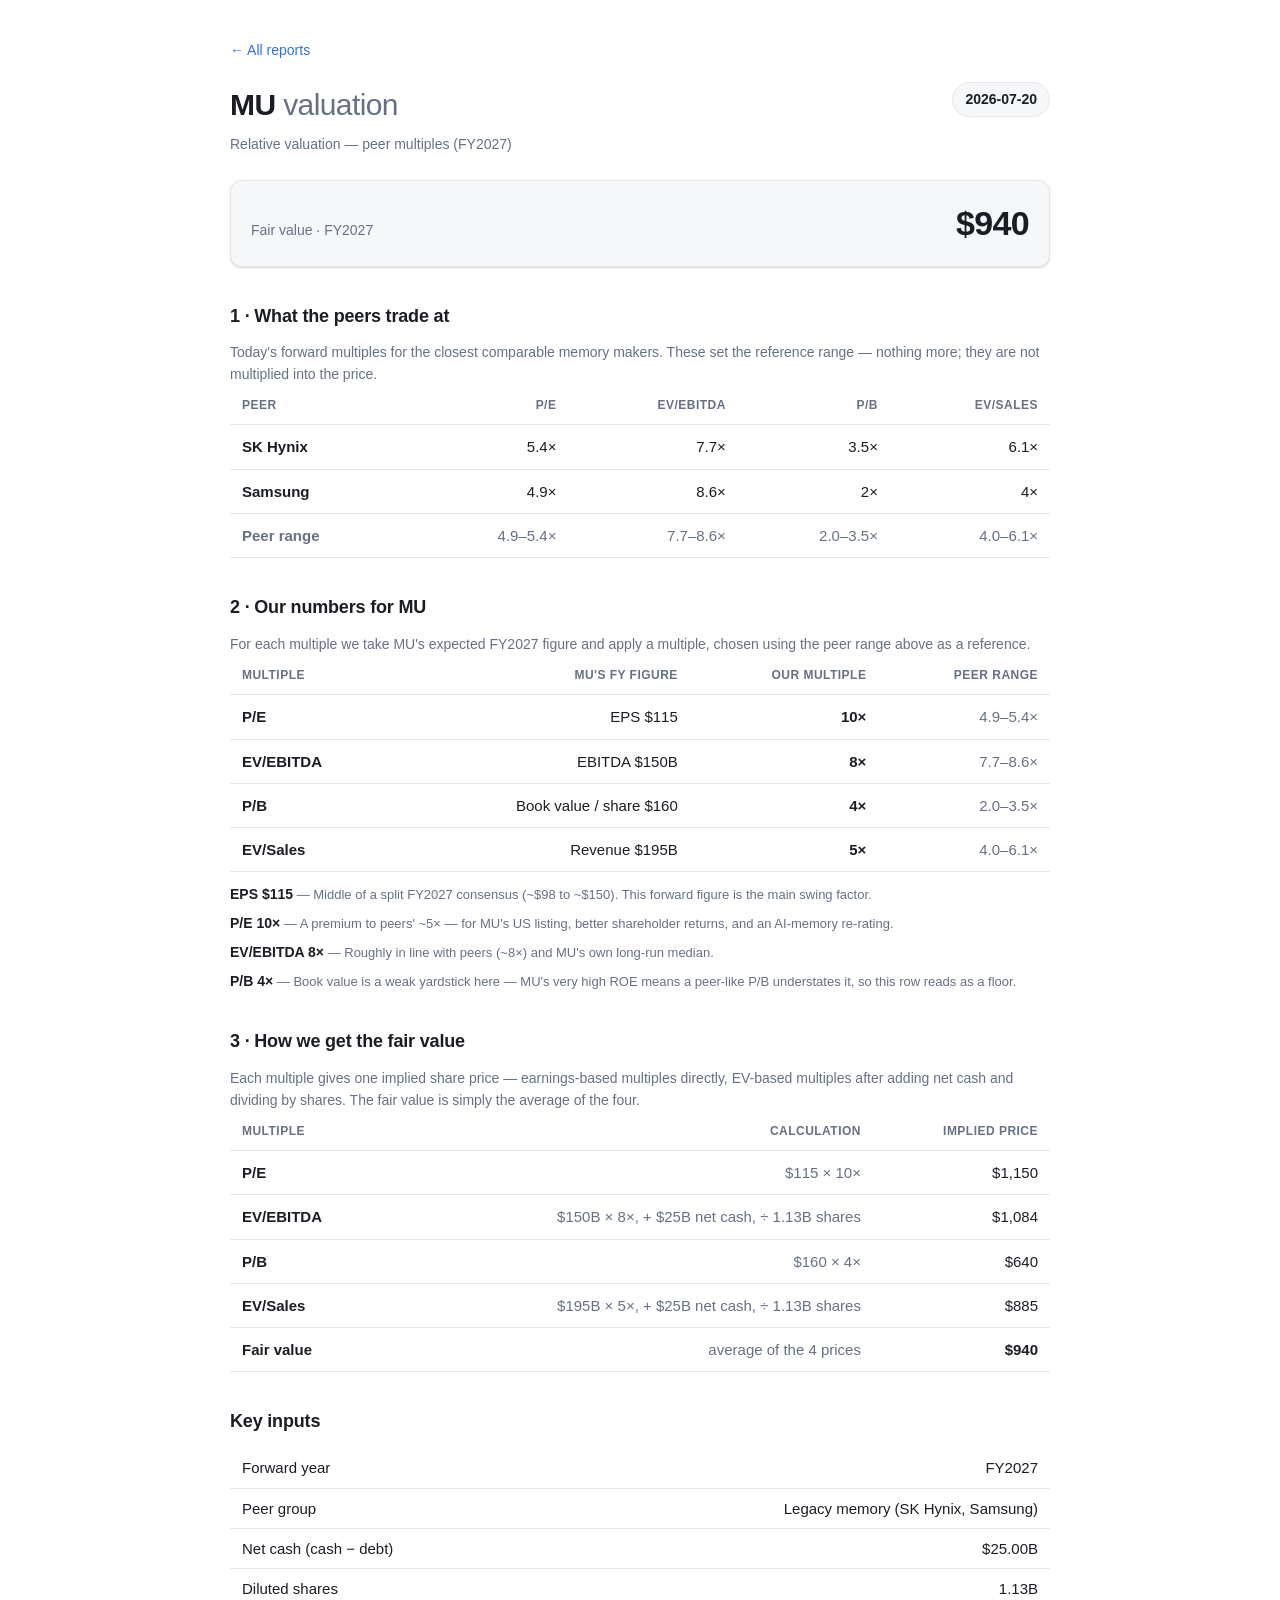
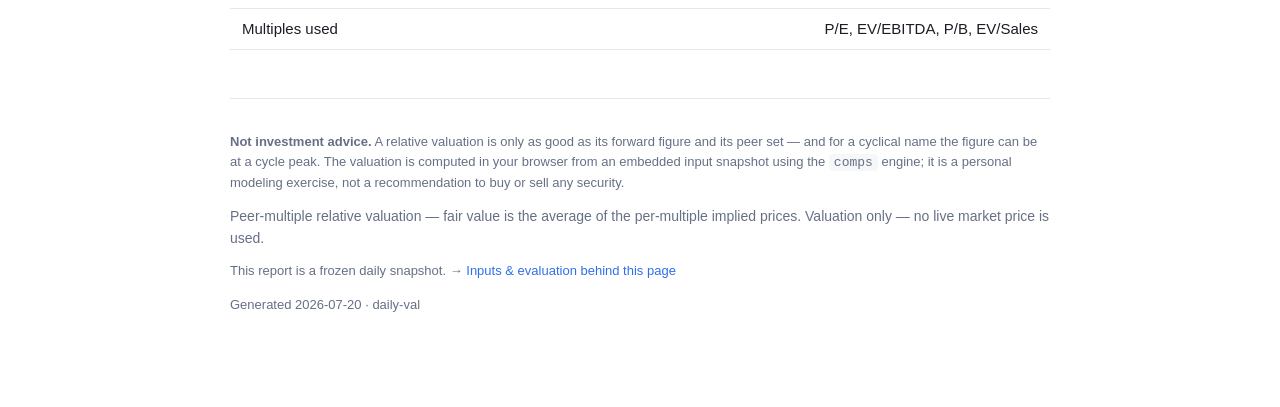
<file: docs/reports/mu/2026-07-20.html>
<!doctype html>
<html lang="en">
<head>
<meta charset="utf-8">
<meta name="viewport" content="width=device-width, initial-scale=1">
<title>MU valuation — 2026-07-20 · daily-val</title>
<link rel="stylesheet" href="../../assets/style.css">
</head>
<body>
<main class="wrap">
  <p class="crumb"><a href="../../index.html">← All reports</a></p>

  <header class="rpt-head">
    <div>
      <h1>MU <span class="sub">valuation</span></h1>
      <p class="meta" id="cmp-method">Relative valuation — peer multiples (FY2027)</p>
    </div>
    <div class="date-badge">2026-07-20</div>
  </header>

  <section class="fairvalue-band">
    <span class="fv-label">Fair value · FY2027</span>
    <span class="fv-value" id="cmp-fairvalue">…</span>
  </section>
  <noscript><p class="meta">This report computes its valuation in the browser;
  enable JavaScript to see the numbers.</p></noscript>

  <section>
    <h2>1 · What the peers trade at</h2>
    <p class="meta">Today's forward multiples for the closest comparable memory
    makers. These set the reference range — nothing more; they are not multiplied
    into the price.</p>
    <div id="cmp-peers"></div>
  </section>

  <section>
    <h2>2 · Our numbers for MU</h2>
    <p class="meta">For each multiple we take MU's expected FY2027 figure and
    apply a multiple, chosen using the peer range above as a reference.</p>
    <div id="cmp-inputs"></div>
  </section>

  <section>
    <h2>3 · How we get the fair value</h2>
    <p class="meta">Each multiple gives one implied share price — earnings-based
    multiples directly, EV-based multiples after adding net cash and dividing by
    shares. The fair value is simply the average of the four.</p>
    <div id="cmp-calc"></div>
  </section>

  <section>
    <h2>Key inputs</h2>
    <div class="table-scroll">
      <table class="compact">
        <tbody id="cmp-key-inputs"></tbody>
      </table>
    </div>
  </section>

  <footer class="disclaimer">
    <p><strong>Not investment advice.</strong> A relative valuation is only as
    good as its forward figure and its peer set — and for a cyclical name the
    figure can be at a cycle peak. The valuation is computed in your browser from
    an embedded input snapshot using the <code>comps</code> engine; it is a
    personal modeling exercise, not a recommendation to buy or sell any
    security.</p>
    <p class="meta">Peer-multiple relative valuation — fair value is the average of the per-multiple implied prices. Valuation only — no live market price is used.</p>
    <p class="snapshot">This report is a frozen daily snapshot. →
    <a href="2026-07-20.json">Inputs &amp; evaluation behind this page</a></p>
    <p class="gen">Generated 2026-07-20 · daily-val</p>
  </footer>
</main>
<script type="application/json" id="cmp-input">{"symbol": "MU", "method": "comps", "anchor": "FY2027", "peer_group": "Legacy memory (SK Hynix, Samsung)", "peers": [{"name": "SK Hynix", "pe": 5.4, "ev_ebitda": 7.7, "pb": 3.5, "ev_sales": 6.1}, {"name": "Samsung", "pe": 4.9, "ev_ebitda": 8.6, "pb": 2.0, "ev_sales": 4.0}], "balance_sheet": {"net_cash": "25B", "diluted_shares": "1.13B"}, "multiples": ["pe", "ev_ebitda", "pb", "ev_sales"], "scenarios": [{"name": "Base", "probability": 1, "fundamentals": {"eps": 115, "ebitda": "150B", "revenue": "195B", "bvps": 160}, "multiples": {"pe": 10, "ev_ebitda": 8, "pb": 4, "ev_sales": 5}}]}</script>
<script type="application/json" id="cmp-notes">{"symbol": "MU", "drivers": [{"key": "eps", "label": "EPS $115", "comment": "Middle of a split FY2027 consensus (~$98 to ~$150). This forward figure is the main swing factor."}, {"key": "pe", "label": "P/E 10\u00d7", "comment": "A premium to peers' ~5\u00d7 \u2014 for MU's US listing, better shareholder returns, and an AI-memory re-rating."}, {"key": "ev_ebitda", "label": "EV/EBITDA 8\u00d7", "comment": "Roughly in line with peers (~8\u00d7) and MU's own long-run median."}, {"key": "pb", "label": "P/B 4\u00d7", "comment": "Book value is a weak yardstick here \u2014 MU's very high ROE means a peer-like P/B understates it, so this row reads as a floor."}]}</script>
<script src="../../assets/comps.js"></script>
</body>
</html>
</file>
<file: docs/assets/style.css>
:root {
  --bg: #ffffff;
  --panel: #f6f7f9;
  --border: #e4e7ec;
  --text: #1a1d23;
  --muted: #667085;
  --accent: #2f6feb;
  --shadow: 0 1px 2px rgba(16,24,40,.06), 0 1px 3px rgba(16,24,40,.10);
}
@media (prefers-color-scheme: dark) {
  :root {
    --bg: #0f1115; --panel: #171a21; --border: #262b34; --text: #e6e8ec;
    --muted: #98a2b3; --accent: #5a8dff; --shadow: none;
  }
}
:root[data-theme="dark"] {
  --bg: #0f1115; --panel: #171a21; --border: #262b34; --text: #e6e8ec;
  --muted: #98a2b3; --accent: #5a8dff; --shadow: none;
}
:root[data-theme="light"] {
  --bg: #ffffff; --panel: #f6f7f9; --border: #e4e7ec; --text: #1a1d23;
  --muted: #667085; --accent: #2f6feb;
  --shadow: 0 1px 2px rgba(16,24,40,.06), 0 1px 3px rgba(16,24,40,.10);
}

* { box-sizing: border-box; }
body {
  margin: 0; background: var(--bg); color: var(--text);
  font: 16px/1.55 -apple-system, BlinkMacSystemFont, "Segoe UI", Roboto, Helvetica, Arial, sans-serif;
  -webkit-font-smoothing: antialiased;
}
.wrap { max-width: 860px; margin: 0 auto; padding: 40px 20px 80px; }
a { color: var(--accent); text-decoration: none; }
a:hover { text-decoration: underline; }
h1 { font-size: 30px; margin: 0; letter-spacing: -.02em; }
h2 { font-size: 18px; margin: 36px 0 12px; letter-spacing: -.01em; }
.sub { color: var(--muted); font-weight: 500; }
.crumb { margin: 0 0 20px; font-size: 14px; }

/* Landing */
.site-head { margin-bottom: 12px; }
.tagline { color: var(--muted); max-width: 52ch; }
.report-list { margin-top: 24px; }
.report-row {
  display: flex; flex-wrap: wrap; align-items: baseline; gap: 8px 18px;
  padding: 14px 16px; margin: 8px 0; border: 1px solid var(--border);
  border-radius: 10px; background: var(--panel); color: var(--text);
  box-shadow: var(--shadow);
}
.report-row:hover { text-decoration: none; border-color: var(--accent); }
.rr-date { font-variant-numeric: tabular-nums; font-weight: 600; min-width: 96px; }
.rr-sym { font-weight: 700; letter-spacing: .02em; min-width: 52px; }
.rr-method { color: var(--muted); font-size: 13px; flex: 1 1 180px; }
.rr-metric { font-size: 14px; color: var(--muted); }
.rr-metric b { color: var(--text); font-variant-numeric: tabular-nums; }
.empty { color: var(--muted); }

/* Report header */
.rpt-head { display: flex; justify-content: space-between; align-items: flex-start; gap: 16px; }

/* Fair-value band (comps report headline) */
.fairvalue-band {
  display: flex; align-items: baseline; justify-content: space-between;
  gap: 12px; flex-wrap: wrap; margin: 24px 0 8px; padding: 16px 20px;
  border: 1px solid var(--border); border-radius: 12px; background: var(--panel);
  box-shadow: var(--shadow);
}
.fv-label { color: var(--muted); font-size: 14px; }
.fv-value { font-weight: 700; font-size: 34px; letter-spacing: -.02em; font-variant-numeric: tabular-nums; }
.meta { color: var(--muted); margin: 6px 0 0; font-size: 14px; }
.date-badge {
  font-variant-numeric: tabular-nums; font-weight: 600; font-size: 14px;
  padding: 6px 12px; border: 1px solid var(--border); border-radius: 999px;
  background: var(--panel); white-space: nowrap;
}

/* Tables */
.table-scroll { overflow-x: auto; }
table { width: 100%; border-collapse: collapse; font-size: 15px; }
th, td { padding: 10px 12px; border-bottom: 1px solid var(--border); text-align: left; }
thead th { font-size: 12px; text-transform: uppercase; letter-spacing: .04em; color: var(--muted); }
.num { text-align: right; font-variant-numeric: tabular-nums; }
.muted-cell { color: var(--muted); }
.name { font-weight: 600; }
.strong { font-weight: 700; }
tfoot td { border-top: 2px solid var(--border); border-bottom: none; font-weight: 600; }
table.compact td { padding: 8px 12px; }

/* Consensus cross-check */
.consensus-head { display: flex; align-items: baseline; justify-content: space-between;
  gap: 12px; flex-wrap: wrap; margin-bottom: 12px; }
.consensus-label { color: var(--muted); font-size: 14px; }
.consensus-value { font-weight: 700; font-size: 24px; font-variant-numeric: tabular-nums; }
#dcf-consensus .read-note { display: block; margin: 12px 0 0; max-width: 72ch; }

/* verdict pill + plain-English note */
.verdict { display: inline-block; font-weight: 700; font-size: 12px;
  padding: 1px 8px; border-radius: 999px; background: var(--panel); border: 1px solid var(--border); }
.read-note { color: var(--muted); font-size: 13px; }

/* Assumptions: one table per input, three scenario rows (Bear/Base/Bull) */
.assump { padding: 18px 0; border-bottom: 1px solid var(--border); }
.assump:last-child { border-bottom: 0; }
.assump-head { display: flex; align-items: center; gap: 10px; flex-wrap: wrap; margin-bottom: 10px; }
.assump-label { font-weight: 600; }
.assump .read-note { display: block; margin: 10px 0 0; max-width: 72ch; }
.reads { margin-top: 12px; }
.read-line { margin: 8px 0; font-size: 14px; line-height: 1.5; }
.read-key { font-weight: 600; }
.read-line .read-note { display: inline; margin: 0; }

/* Footer */
.disclaimer { margin-top: 48px; padding-top: 20px; border-top: 1px solid var(--border);
  color: var(--muted); font-size: 13px; }
.disclaimer code { background: var(--panel); padding: 1px 5px; border-radius: 4px; }
.snapshot { margin-top: 12px; }
.gen { margin-top: 8px; font-variant-numeric: tabular-nums; }

@media (max-width: 560px) {
  .rpt-head { flex-direction: column; }
}
</file>
